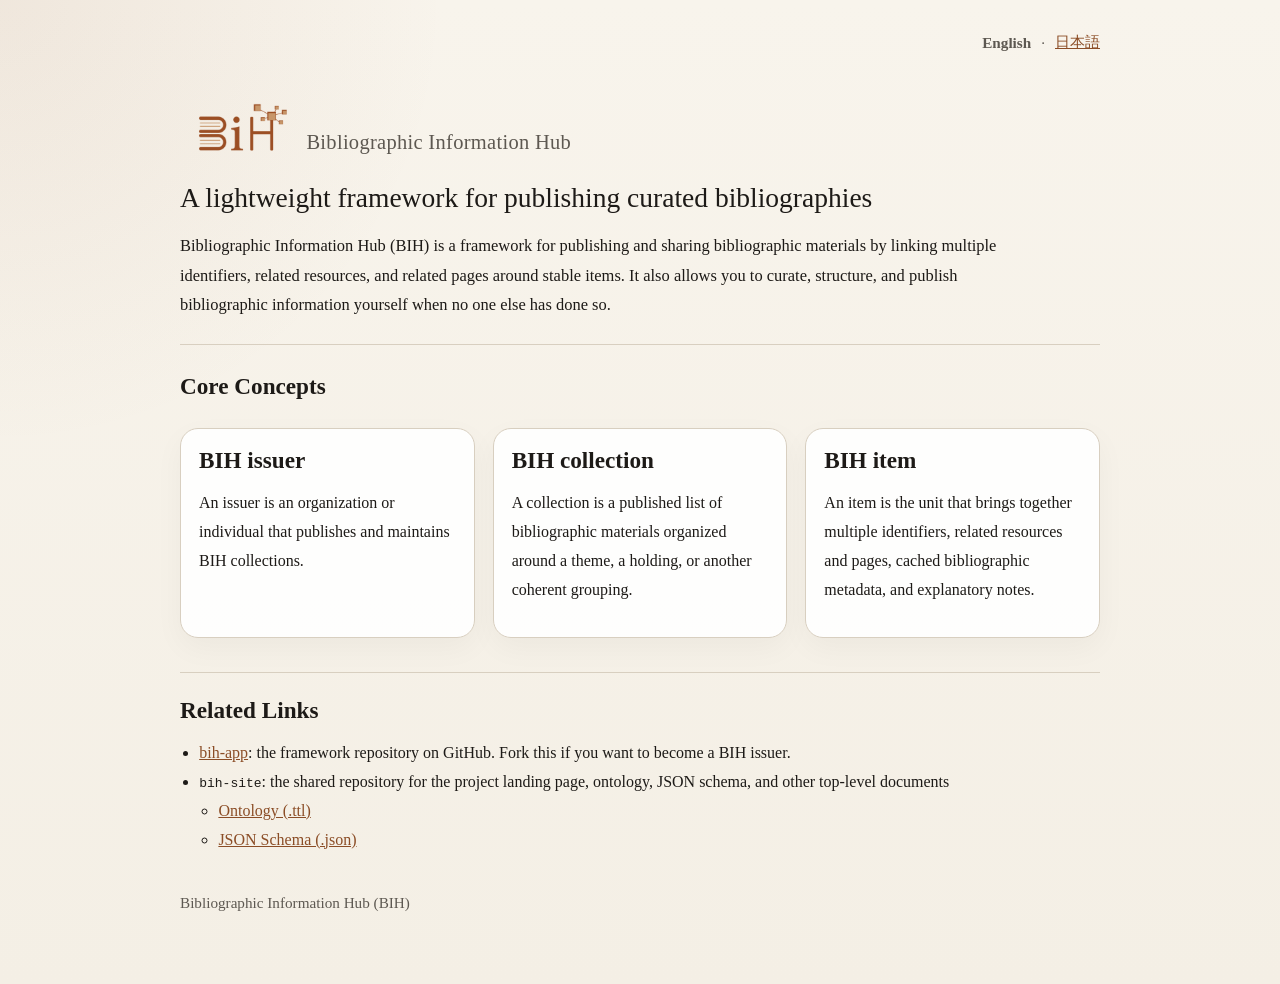
<file: index.html>
<!doctype html>
<html lang="en">
  <head>
    <meta charset="utf-8" />
    <meta name="viewport" content="width=device-width, initial-scale=1" />
    <title>Bibliographic Information Hub</title>
    <meta
      name="description"
      content="Redirecting to the preferred language entry point for Bibliographic Information Hub (BIH)."
    />
    <meta name="robots" content="noindex" />
    <link rel="stylesheet" href="./styles/site.css" />
  </head>
  <body class="redirect-page">
    <main class="redirect-card">
      <h1>Bibliographic Information Hub</h1>
      <p>Redirecting to your preferred language.</p>
      <p class="meta">
        You can explicitly choose a language with <code>?lang=en</code> or <code>?lang=ja</code>.
      </p>
      <div class="links">
        <a class="pill" href="./?lang=en">English</a>
        <a class="pill" href="./?lang=ja">日本語</a>
      </div>
    </main>
    <script>
      (() => {
        const supported = ['en', 'ja'];
        const url = new URL(window.location.href);
        const explicit = url.searchParams.get('lang');

        const normalize = (value) => {
          if (!value) return null;
          const lowered = value.toLowerCase();
          if (lowered.startsWith('ja')) return 'ja';
          if (lowered.startsWith('en')) return 'en';
          return null;
        };

        const go = (lang) => {
          const target = lang === 'ja' ? './ja/' : './en/';
          window.location.replace(target);
        };

        const explicitLang = normalize(explicit);
        if (explicitLang && supported.includes(explicitLang)) {
          try {
            localStorage.setItem('bih-site-lang', explicitLang);
          } catch {}
          go(explicitLang);
          return;
        }

        let preferred = null;
        try {
          preferred = normalize(localStorage.getItem('bih-site-lang'));
        } catch {}

        if (!preferred) {
          const browserLanguages = Array.isArray(navigator.languages) ? navigator.languages : [navigator.language];
          preferred = browserLanguages.map(normalize).find(Boolean) ?? 'en';
        }

        go(preferred);
      })();
    </script>
  </body>
</html>
</file>
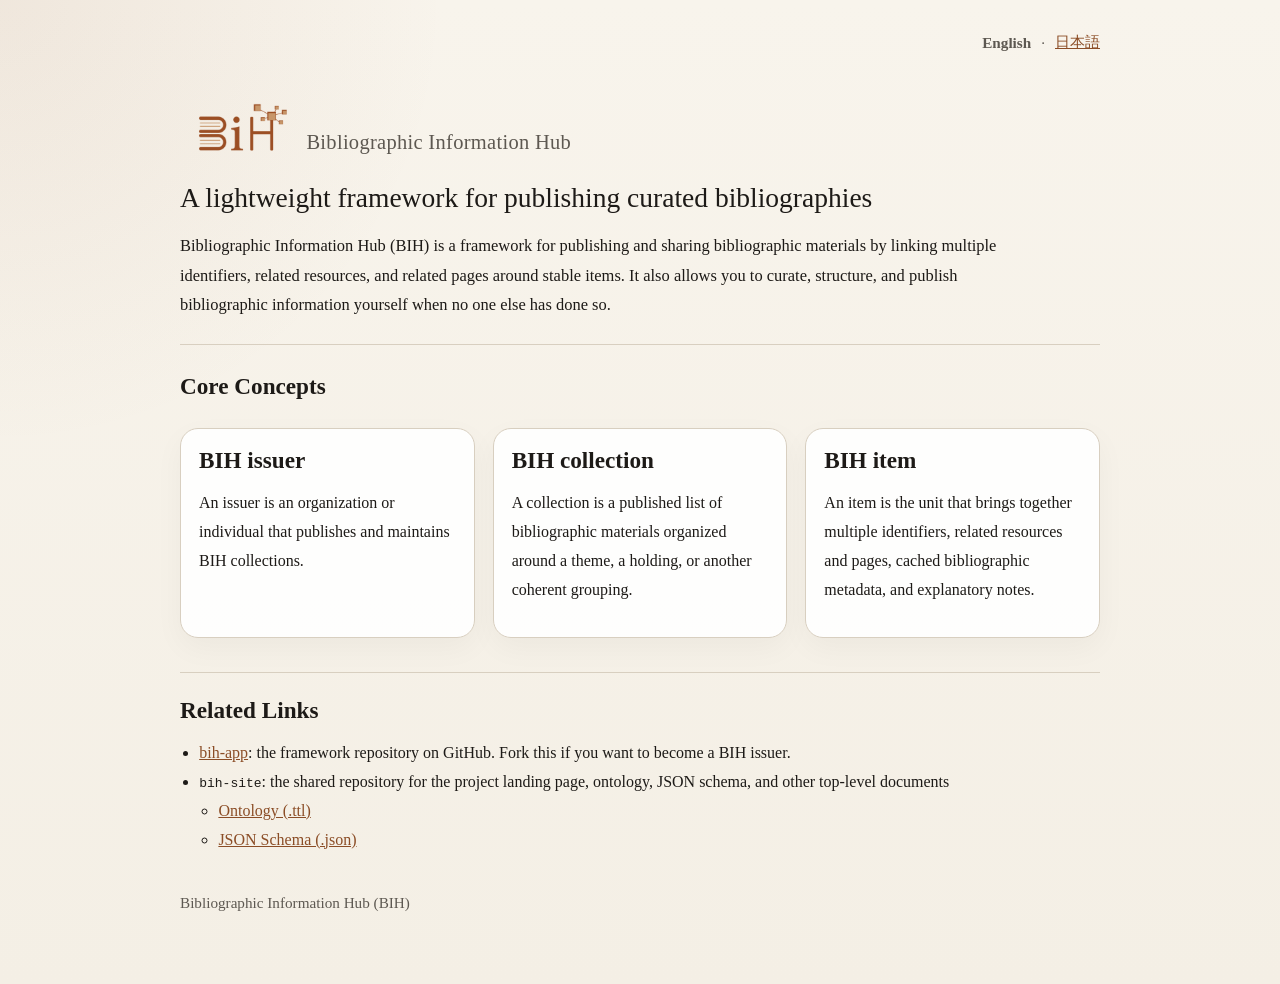
<file: en/index.html>
<!doctype html>
<html lang="en">
  <head>
    <meta charset="utf-8" />
    <meta name="viewport" content="width=device-width, initial-scale=1" />
    <title>Bibliographic Information Hub</title>
    <meta
      name="description"
      content="Bibliographic Information Hub (BIH) is a lightweight framework for publishing curated bibliographies as collections of stable items linked to identifiers, records, and related resources."
    />
    <link rel="stylesheet" href="../styles/site.css" />
  </head>
  <body class="landing-page lang-en">
    <main class="page">
      <nav class="lang-nav" aria-label="Language switcher">
        <strong>English</strong>
        <span>·</span>
        <a href="../ja/">日本語</a>
      </nav>

      <header class="hero">
        <h1 class="brand-mark">
          <img class="brand-logo" src="../assets/logo.png" alt="BIH" />
          <span class="expanded">Bibliographic Information Hub</span>
        </h1>
        <p class="tagline">A lightweight framework for publishing curated bibliographies</p>
        <p class="lead">
          Bibliographic Information Hub (BIH) is a framework for publishing and sharing bibliographic materials by
          linking multiple identifiers, related resources, and related pages around stable items. It also allows you to
          curate, structure, and publish bibliographic information yourself when no one else has done so.
        </p>
      </header>

      <section class="section">
        <h2>Core Concepts</h2>
        <div class="grid">
          <article class="card">
            <h2>BIH issuer</h2>
            <p>An issuer is an organization or individual that publishes and maintains BIH collections.</p>
          </article>
          <article class="card">
            <h2>BIH collection</h2>
            <p>
              A collection is a published list of bibliographic materials organized around a theme, a holding, or
              another coherent grouping.
            </p>
          </article>
          <article class="card">
            <h2>BIH item</h2>
            <p>
              An item is the unit that brings together multiple identifiers, related resources and pages, cached
              bibliographic metadata, and explanatory notes.
            </p>
          </article>
        </div>
      </section>

      <section class="section">
        <h2>Related Links</h2>
        <ul>
          <li>
            <a href="https://github.com/bibliographic-information-hub/bih-app">bih-app</a>:
            the framework repository on GitHub. Fork this if you want to become a BIH issuer.
          </li>
          <li>
            <code>bih-site</code>:
            the shared repository for the project landing page, ontology, JSON schema, and other top-level documents
            <ul>
              <li><a href="../ontology/bih-properties.ttl">Ontology (.ttl)</a></li>
              <li><a href="../schema/bih-entry.schema.json">JSON Schema (.json)</a></li>
            </ul>
          </li>
        </ul>
      </section>

      <footer>
        <p>Bibliographic Information Hub (BIH)</p>
      </footer>
    </main>
  </body>
</html>
</file>
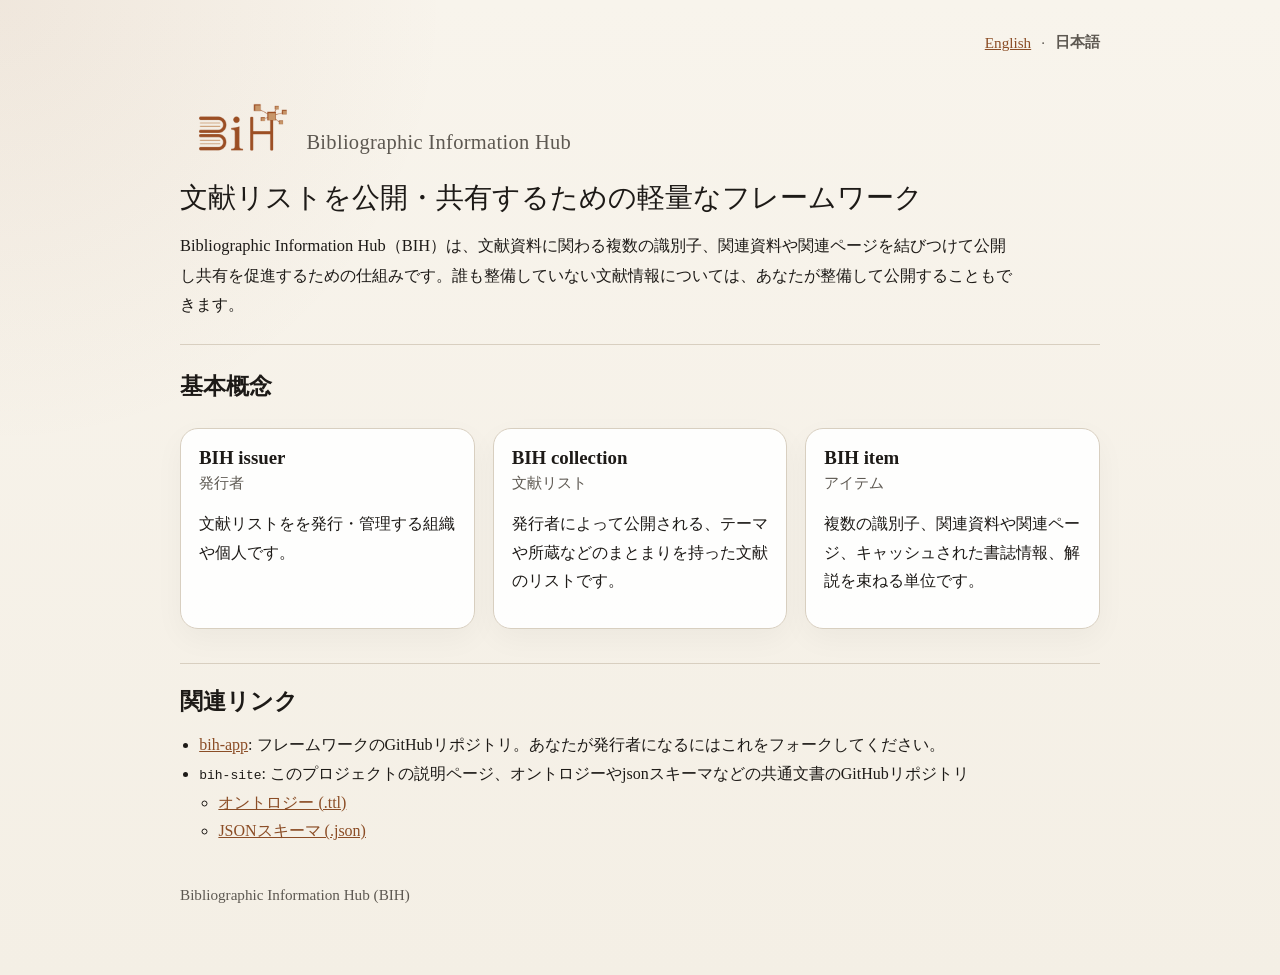
<file: ja/index.html>
<!doctype html>
<html lang="ja">
    <head>
        <meta charset="utf-8" />
        <meta name="viewport" content="width=device-width, initial-scale=1" />
        <title>Bibliographic Information Hub</title>
        <meta
            name="description"
            content="Bibliographic Information Hub（BIH）は、識別子・記述レコード・関連資料を結びつけながら、キュレーションされた文献リストを公開するための軽量な枠組みです。"
        />
        <link rel="stylesheet" href="../styles/site.css" />
    </head>
    <body class="landing-page lang-ja">
        <main class="page">
            <nav class="lang-nav" aria-label="Language switcher">
                <a href="../en/">English</a>
                <span>·</span>
                <strong>日本語</strong>
            </nav>

            <header class="hero">
                <h1 class="brand-mark">
                    <img
                        class="brand-logo"
                        src="../assets/logo.png"
                        alt="BIH"
                    />
                    <span class="expanded">Bibliographic Information Hub</span>
                </h1>
                <p class="tagline">
                    文献リストを公開・共有するための軽量なフレームワーク
                </p>
                <p class="lead">
                    Bibliographic Information
                    Hub（BIH）は、文献資料に関わる複数の識別子、関連資料や関連ページを結びつけて公開し共有を促進するための仕組みです。誰も整備していない文献情報については、あなたが整備して公開することもできます。
                </p>
            </header>

            <section class="section">
                <h2>基本概念</h2>
                <div class="grid">
                    <article class="card">
                        <h2 class="concept-title">
                            <span class="concept-term">BIH issuer</span>
                            <span class="concept-translation">発行者</span>
                        </h2>
                        <p>文献リストをを発行・管理する組織や個人です。</p>
                    </article>
                    <article class="card">
                        <h2 class="concept-title">
                            <span class="concept-term">BIH collection</span>
                            <span class="concept-translation">文献リスト</span>
                        </h2>
                        <p>
                            発行者によって公開される、テーマや所蔵などのまとまりを持った文献のリストです。
                        </p>
                    </article>
                    <article class="card">
                        <h2 class="concept-title">
                            <span class="concept-term">BIH item</span>
                            <span class="concept-translation">アイテム</span>
                        </h2>
                        <p>
                            複数の識別子、関連資料や関連ページ、キャッシュされた書誌情報、解説を束ねる単位です。
                        </p>
                    </article>
                </div>
            </section>

            <section class="section">
                <h2>関連リンク</h2>
                <ul>
                    <li>
                        <a
                            href="https://github.com/bibliographic-information-hub/bih-app"
                            >bih-app</a
                        >:
                        フレームワークのGitHubリポジトリ。あなたが発行者になるにはこれをフォークしてください。
                    </li>
                    <li>
                        <code>bih-site</code>:
                        このプロジェクトの説明ページ、オントロジーやjsonスキーマなどの共通文書のGitHubリポジトリ
                        <ul>
                            <li>
                                <a href="/ontology/bih-properties.ttl"
                                    >オントロジー (.ttl)</a
                                >
                            </li>
                            <li>
                                <a href="/schema/bih-entry.schema.json"
                                    >JSONスキーマ (.json)</a
                                >
                            </li>
                        </ul>
                    </li>
                </ul>
            </section>

            <footer>
                <p>Bibliographic Information Hub (BIH)</p>
            </footer>
        </main>
    </body>
</html>
</file>
<file: styles/site.css>
:root {
    --bg: #f7f3ea;
    --panel: rgba(255, 255, 255, 0.9);
    --text: #1d1a17;
    --muted: #5d5851;
    --line: #d8cfc0;
    --accent: #8b4d26;
    --accent-soft: #f2e3d6;
    --max: 960px;
    --redirect-max: 760px;
}

* {
    box-sizing: border-box;
}

body {
    margin: 0;
    color: var(--text);
    background:
        radial-gradient(
            circle at top left,
            rgba(139, 77, 38, 0.08),
            transparent 28rem
        ),
        linear-gradient(180deg, #f8f4ec 0%, #f4efe5 100%);
}

body.landing-page {
    font-family: Georgia, "Times New Roman", serif;
}

body.landing-page.lang-ja {
    font-family: "Hiragino Mincho ProN", "Yu Mincho", "Times New Roman", serif;
}

body.redirect-page {
    min-height: 100vh;
    display: grid;
    place-items: center;
    padding: 24px;
    font-family: Georgia, "Times New Roman", serif;
}

a {
    color: var(--accent);
}

.page {
    max-width: var(--max);
    margin: 0 auto;
    padding: 32px 20px 56px;
}

.redirect-card {
    width: min(100%, var(--redirect-max));
    padding: 28px;
    border: 1px solid var(--line);
    border-radius: 20px;
    background: rgba(255, 255, 255, 0.9);
}

.hero {
    padding: 32px 0 24px;
    border-bottom: 1px solid var(--line);
}

.lang-nav {
    display: flex;
    justify-content: flex-end;
    align-items: center;
    gap: 10px;
    margin-bottom: 18px;
    color: var(--muted);
    font-size: 0.95rem;
}

h1,
h2 {
    font-weight: 600;
}

h1 {
    margin: 0 0 14px;
    line-height: 1.05;
}

h2 {
    margin: 0 0 12px;
    font-size: 1.45rem;
    line-height: 1.15;
}

.brand-mark {
    display: flex;
    flex-wrap: wrap;
    align-items: flex-end;
    gap: 0.5rem 0.9rem;
}

.brand-mark .brand-logo {
    width: clamp(4.2rem, 9vw, 7rem);
    height: auto;
    flex: 0 0 auto;
    display: block;
}

.brand-mark .expanded {
    font-size: clamp(1rem, 2vw, 1.28rem);
    font-weight: 400;
    letter-spacing: 0.015em;
    color: var(--muted);
    line-height: 1.25;
    padding-bottom: 0.5rem;
}

.tagline {
    margin: 0 0 14px;
    font-size: clamp(1.2rem, 2.8vw, 1.72rem);
    font-weight: 500;
    line-height: 1.42;
    max-width: 60rem;
}

.lead {
    max-width: 52rem;
    margin: 0;
    font-size: 1.03rem;
    line-height: 1.8;
}

.grid {
    display: grid;
    gap: 18px;
    grid-template-columns: repeat(auto-fit, minmax(240px, 1fr));
    margin-top: 28px;
}

.card {
    padding: 18px 18px 16px;
    border: 1px solid var(--line);
    border-radius: 18px;
    background: var(--panel);
    box-shadow: 0 10px 30px rgba(29, 26, 23, 0.04);
}

.card p,
.section p,
.section li,
.redirect-card p {
    line-height: 1.8;
}

.concept-title {
    margin: 0 0 12px;
}

.concept-title .concept-term {
    display: block;
    font-size: 1.18rem;
    font-weight: 600;
    line-height: 1.2;
}

.concept-title .concept-translation {
    display: block;
    margin-top: 0.24rem;
    font-size: 0.96rem;
    font-weight: 400;
    color: var(--muted);
    line-height: 1.35;
}

.section {
    margin-top: 34px;
    padding-top: 24px;
    border-top: 1px solid var(--line);
}

.hero + .section {
    margin-top: 28px;
    padding-top: 0;
    border-top: 0;
}

.pill-row,
.links {
    display: flex;
    flex-wrap: wrap;
    gap: 10px;
    margin-top: 16px;
}

.pill {
    display: inline-flex;
    align-items: center;
    min-height: 2.2rem;
    padding: 0 0.85rem;
    border-radius: 999px;
    border: 1px solid rgba(139, 77, 38, 0.18);
    background: var(--accent-soft);
    color: var(--accent);
    text-decoration: none;
}

ul {
    padding-left: 1.2rem;
}

footer {
    margin-top: 40px;
    color: var(--muted);
    font-size: 0.95rem;
}

.meta {
    color: var(--muted);
    font-size: 0.95rem;
}

@media (max-width: 640px) {
    .page {
        padding: 24px 16px 44px;
    }

    .hero {
        padding-top: 20px;
    }

    .brand-mark {
        flex-direction: row;
        gap: 0.5rem 0.8rem;
        align-items: flex-start;
    }

    .brand-mark .brand-logo {
        width: clamp(3.8rem, 14vw, 5.4rem);
    }
}
</file>
